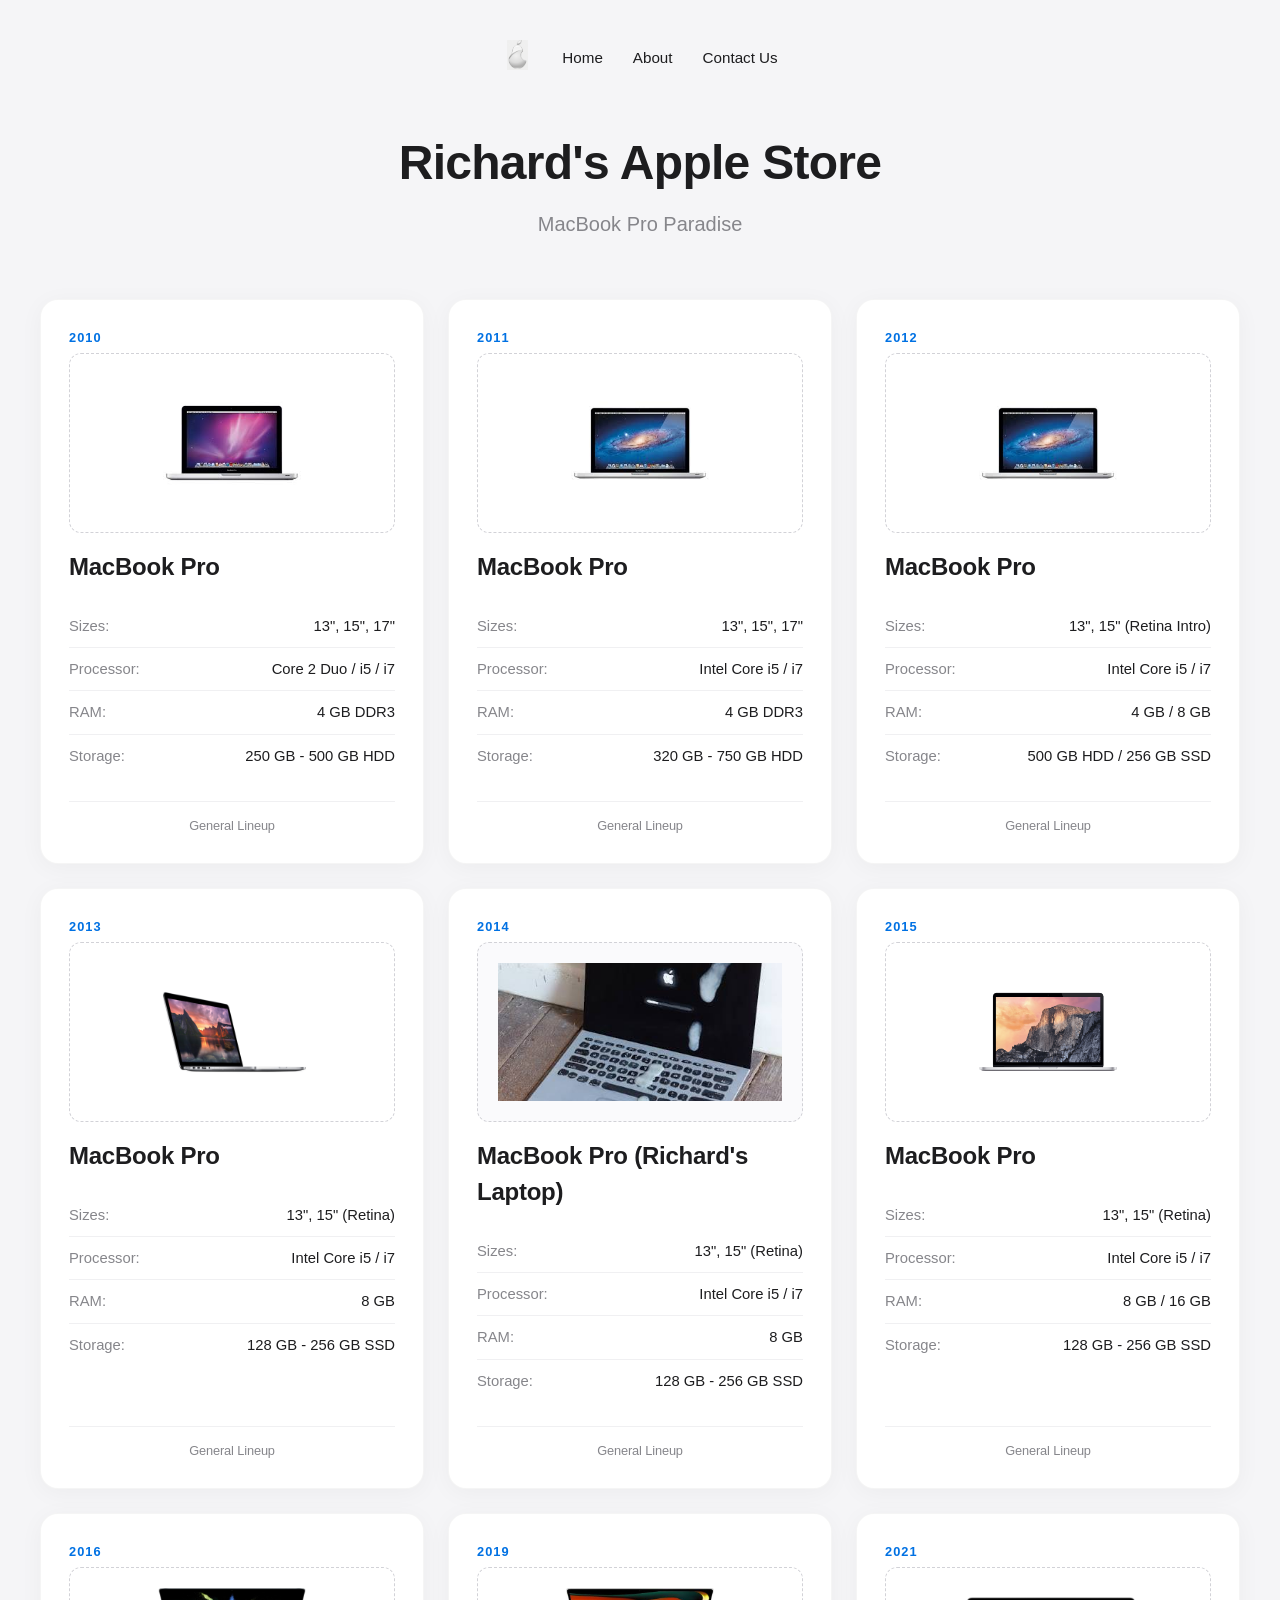
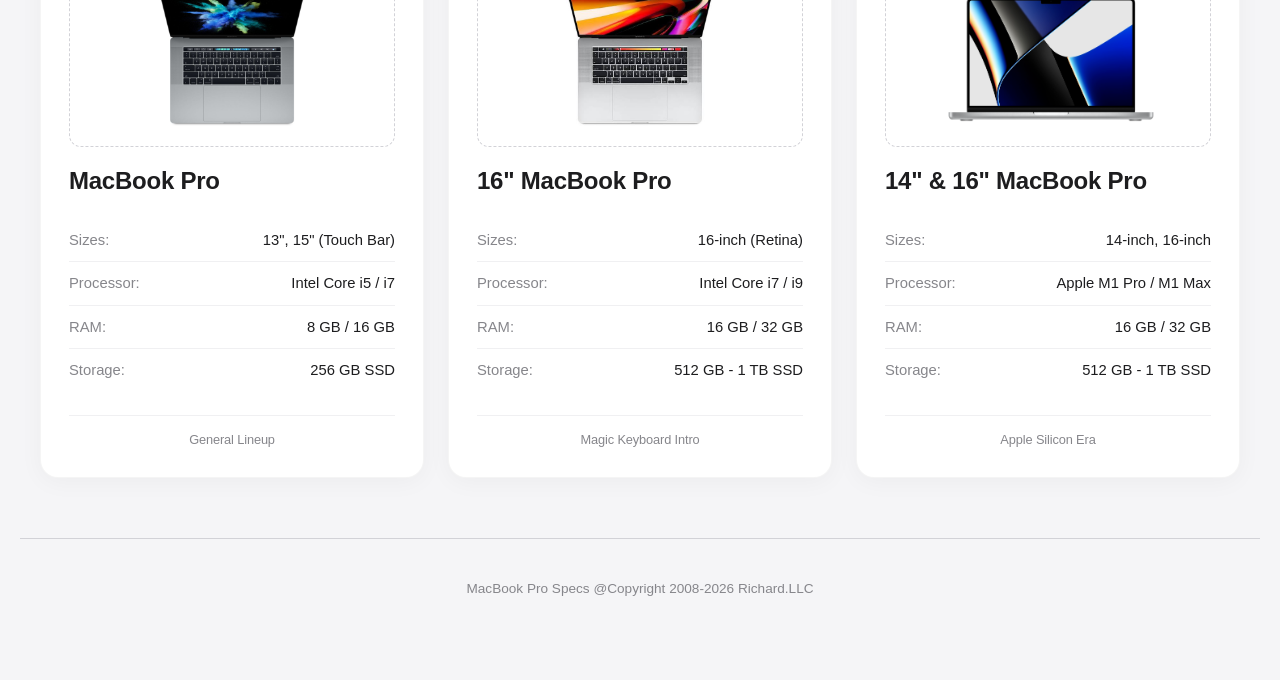
<file: index.html>
<!DOCTYPE html>
<html lang="en">
<head>
    <meta charset="UTF-8">
    <meta name="viewport" content="width=device-width, initial-scale=1.0">
    <title>Richard's Apple Store</title>
    <link rel="stylesheet" href="style.css">
    <link rel="stylesheet" href="mediaquery.css">
</head>
<body>

    <div class="navigation">
        <a href="index.html">
            <img src="images/Gemini_Generated_Image_7xhfi17xhfi17xhf.jpg" alt="Richard.LLC" id="appleLogo">
        </a>
        <a href="index.html">Home</a>
        <a href="about.html">About</a>
        <a href="contact.html">Contact Us</a>
    </div>

    <div class="header">
        <h1>Richard's Apple Store</h1>
        <h3>MacBook Pro Paradise</h3>
    </div>

    <div class="grid-container">
        <!-- 2010 -->
        <div class="card">
            <div>
                <div class="model-year">2010</div>
                <img src="images/MacBook Pro 2010.jpeg" alt="2010 MacBook Pro">
                <h2 class="card-title">MacBook Pro</h2>
                <ul class="specs-list">
                    <li><span class="spec-label">Sizes:</span> <span class="spec-value">13", 15", 17"</span></li>
                    <li><span class="spec-label">Processor:</span> <span class="spec-value">Core 2 Duo / i5 / i7</span></li>
                    <li><span class="spec-label">RAM:</span> <span class="spec-value">4 GB DDR3</span></li>
                    <li><span class="spec-label">Storage:</span> <span class="spec-value">250 GB - 500 GB HDD</span></li>
                </ul>
            </div>
            <div class="card-footer">General Lineup</div>
        </div>

        <!-- 2011 -->
        <div class="card">
            <div>
                <div class="model-year">2011</div>
                <img src="images/MacBook Pro 2011.jpeg" alt="2011 MacBook Pro">
                <h2 class="card-title">MacBook Pro</h2>
                <ul class="specs-list">
                    <li><span class="spec-label">Sizes:</span> <span class="spec-value">13", 15", 17"</span></li>
                    <li><span class="spec-label">Processor:</span> <span class="spec-value">Intel Core i5 / i7</span></li>
                    <li><span class="spec-label">RAM:</span> <span class="spec-value">4 GB DDR3</span></li>
                    <li><span class="spec-label">Storage:</span> <span class="spec-value">320 GB - 750 GB HDD</span></li>
                </ul>
            </div>
            <div class="card-footer">General Lineup</div>
        </div>

        <!-- 2012 -->
        <div class="card">
            <div>
                <div class="model-year">2012</div>
                <img src="images/MacBook Pro 2012.jpeg" alt="2012 MacBook Pro">
                <h2 class="card-title">MacBook Pro</h2>
                <ul class="specs-list">
                    <li><span class="spec-label">Sizes:</span> <span class="spec-value">13", 15" (Retina Intro)</span></li>
                    <li><span class="spec-label">Processor:</span> <span class="spec-value">Intel Core i5 / i7</span></li>
                    <li><span class="spec-label">RAM:</span> <span class="spec-value">4 GB / 8 GB</span></li>
                    <li><span class="spec-label">Storage:</span> <span class="spec-value">500 GB HDD / 256 GB SSD</span></li>
                </ul>
            </div>
            <div class="card-footer">General Lineup</div>
        </div>

        <!-- 2013 -->
        <div class="card">
            <div>
                <div class="model-year">2013</div>
                <img src="images/MacBook Pro 2013.png" alt="2013 MacBook Pro">
                <h2 class="card-title">MacBook Pro</h2>
                <ul class="specs-list">
                    <li><span class="spec-label">Sizes:</span> <span class="spec-value">13", 15" (Retina)</span></li>
                    <li><span class="spec-label">Processor:</span> <span class="spec-value">Intel Core i5 / i7</span></li>
                    <li><span class="spec-label">RAM:</span> <span class="spec-value">8 GB</span></li>
                    <li><span class="spec-label">Storage:</span> <span class="spec-value">128 GB - 256 GB SSD</span></li>
                </ul>
            </div>
            <div class="card-footer">General Lineup</div>
        </div>

        <!-- 2014 -->
        <div class="card">
            <div>
                <div class="model-year">2014</div>
                <img src="images/MacBook Pro 2014.jpeg" alt="2014 MacBook Pro" id="jizz">
                <h2 class="card-title">MacBook Pro (Richard's Laptop)</h2>
                <ul class="specs-list">
                    <li><span class="spec-label">Sizes:</span> <span class="spec-value">13", 15" (Retina)</span></li>
                    <li><span class="spec-label">Processor:</span> <span class="spec-value">Intel Core i5 / i7</span></li>
                    <li><span class="spec-label">RAM:</span> <span class="spec-value">8 GB</span></li>
                    <li><span class="spec-label">Storage:</span> <span class="spec-value">128 GB - 256 GB SSD</span></li>
                </ul>
            </div>
            <div class="card-footer">General Lineup</div>
        </div>

        <!-- 2015 -->
        <div class="card">
            <div>
                <div class="model-year">2015</div>
                <img src="images/MacBook Pro 2015.png" alt="2015 MacBook Pro">
                <h2 class="card-title">MacBook Pro</h2>
                <ul class="specs-list">
                    <li><span class="spec-label">Sizes:</span> <span class="spec-value">13", 15" (Retina)</span></li>
                    <li><span class="spec-label">Processor:</span> <span class="spec-value">Intel Core i5 / i7</span></li>
                    <li><span class="spec-label">RAM:</span> <span class="spec-value">8 GB / 16 GB</span></li>
                    <li><span class="spec-label">Storage:</span> <span class="spec-value">128 GB - 256 GB SSD</span></li>
                </ul>
            </div>
            <div class="card-footer">General Lineup</div>
        </div>

        <!-- 2016 -->
        <div class="card">
            <div>
                <div class="model-year">2016</div>
                <img src="images/MacBook Pro 2016.jpeg" alt="2016 MacBook Pro">
                <h2 class="card-title">MacBook Pro</h2>
                <ul class="specs-list">
                    <li><span class="spec-label">Sizes:</span> <span class="spec-value">13", 15" (Touch Bar)</span></li>
                    <li><span class="spec-label">Processor:</span> <span class="spec-value">Intel Core i5 / i7</span></li>
                    <li><span class="spec-label">RAM:</span> <span class="spec-value">8 GB / 16 GB</span></li>
                    <li><span class="spec-label">Storage:</span> <span class="spec-value">256 GB SSD</span></li>
                </ul>
            </div>
            <div class="card-footer">General Lineup</div>
        </div>

        <!-- 2019 -->
        <div class="card">
            <div>
                <div class="model-year">2019</div>
                <img src="images/MacBook Pro 2019.jpeg" alt="2019 16-inch MacBook Pro">
                <h2 class="card-title">16" MacBook Pro</h2>
                <ul class="specs-list">
                    <li><span class="spec-label">Sizes:</span> <span class="spec-value">16-inch (Retina)</span></li>
                    <li><span class="spec-label">Processor:</span> <span class="spec-value">Intel Core i7 / i9</span></li>
                    <li><span class="spec-label">RAM:</span> <span class="spec-value">16 GB / 32 GB</span></li>
                    <li><span class="spec-label">Storage:</span> <span class="spec-value">512 GB - 1 TB SSD</span></li>
                </ul>
            </div>
            <div class="card-footer">Magic Keyboard Intro</div>
        </div>

        <!-- 2021 -->
        <div class="card">
            <div>
                <div class="model-year">2021</div>
                <img src="images/MacBook Pro 2021.png" alt="2021 MacBook Pro">
                <h2 class="card-title">14" & 16" MacBook Pro</h2>
                <ul class="specs-list">
                    <li><span class="spec-label">Sizes:</span> <span class="spec-value">14-inch, 16-inch</span></li>
                    <li><span class="spec-label">Processor:</span> <span class="spec-value">Apple M1 Pro / M1 Max</span></li>
                    <li><span class="spec-label">RAM:</span> <span class="spec-value">16 GB / 32 GB</span></li>
                    <li><span class="spec-label">Storage:</span> <span class="spec-value">512 GB - 1 TB SSD</span></li>
                </ul>
            </div>
            <div class="card-footer">Apple Silicon Era</div>
        </div>

    </div>

    

    
    
</body>

<footer>
    <h1>MacBook Pro Specs @Copyright 2008-2026 Richard.LLC</h1>
</footer>
</html>
</file>
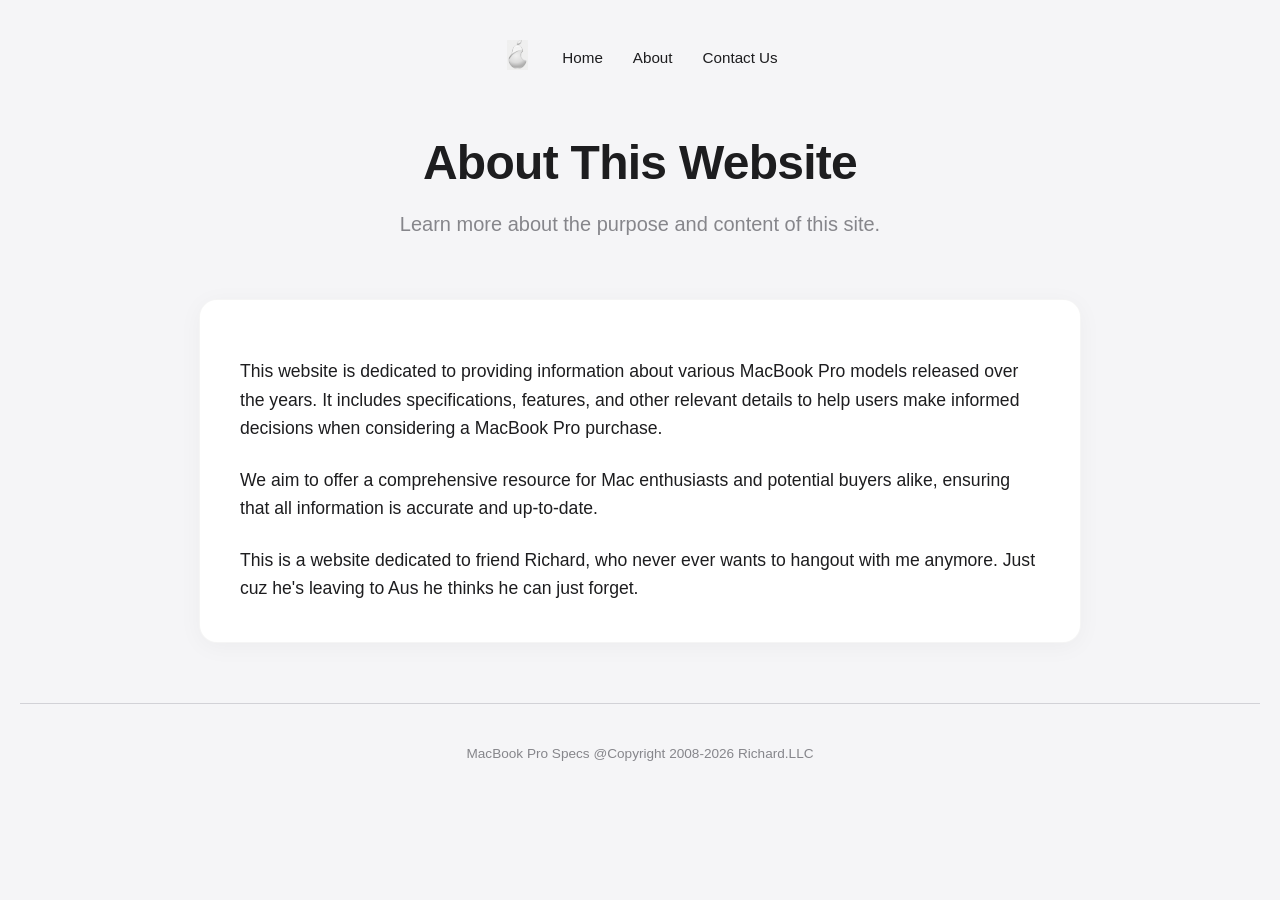
<file: about.html>
<!DOCTYPE html>
<html lang="en">
<head>
    <meta charset="UTF-8">
    <meta name="viewport" content="width=device-width, initial-scale=1.0">
    <title>About</title>
    <link rel="stylesheet" href="style.css">
    <link rel="stylesheet" href="mediaquery.css">
</head>
<body>
    <div class="navigation">
        <a href="index.html">
            <img src="images/Gemini_Generated_Image_7xhfi17xhfi17xhf.jpg" alt="Richard.LLC" id="appleLogo">
        </a>
        <a href="index.html">Home</a>
        <a href="about.html">About</a>
        <a href="contact.html">Contact Us</a>
    </div>

    <div class="header">
        <h1>About This Website</h1>
        <h3>Learn more about the purpose and content of this site.</h3>
    </div>

    <div class="content">
        <p>This website is dedicated to providing information about various MacBook Pro models released over the years. It includes specifications, features, and other relevant details to help users make informed decisions when considering a MacBook Pro purchase.</p>
        <p>We aim to offer a comprehensive resource for Mac enthusiasts and potential buyers alike, ensuring that all information is accurate and up-to-date.</p>
        <p>This is a website dedicated to friend Richard, who never ever wants to hangout with me anymore. Just cuz he's leaving to Aus he thinks he can just forget.</p>
    </div>
    
</body>

<footer>
    <h1>MacBook Pro Specs @Copyright 2008-2026 Richard.LLC</h1>
</footer>

</html>
</file>
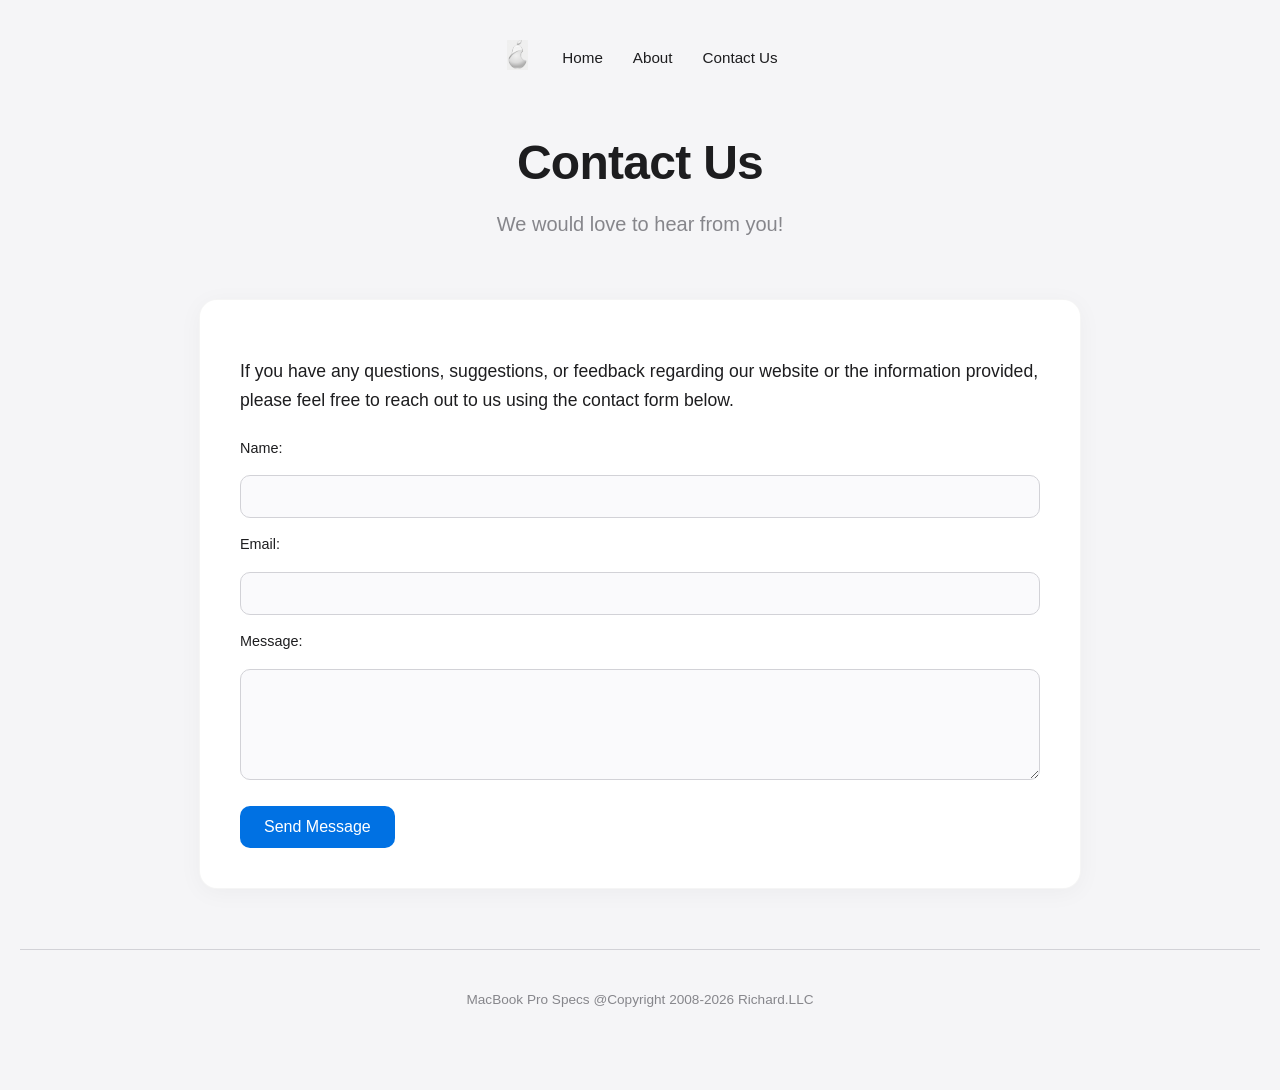
<file: contact.html>
<!DOCTYPE html>
<html lang="en">
<head>
    <meta charset="UTF-8">
    <meta name="viewport" content="width=device-width, initial-scale=1.0">
    <title>Contact</title>
    <link rel="stylesheet" href="style.css">
    <link rel="stylesheet" href="mediaquery.css">
</head>
<body>
    <div class="navigation">
        <a href="index.html">
            <img src="images/Gemini_Generated_Image_7xhfi17xhfi17xhf.jpg" alt="Richard.LLC" id="appleLogo">
        </a>
        <a href="index.html">Home</a>
        <a href="about.html">About</a>
        <a href="contact.html">Contact Us</a>
    </div>

    <div class="header">
        <h1>Contact Us</h1>
        <h3>We would love to hear from you!</h3>
    </div>

    <div class="content">
        <p>If you have any questions, suggestions, or feedback regarding our website or the information provided, please feel free to reach out to us using the contact form below.</p>
        
        <form action="#" method="post" class="contact-form">
            <label for="name">Name:</label>
            <input type="text" id="name" name="name" required>

            <label for="email">Email:</label>
            <input type="email" id="email" name="email" required>

            <label for="message">Message:</label>
            <textarea id="message" name="message" rows="5" required></textarea>

            <button type="submit">Send Message</button>
        </form>
    </div>
    
</body>

<footer>
    <h1>MacBook Pro Specs @Copyright 2008-2026 Richard.LLC</h1>
</footer>

</html>
</file>
<file: style.css>
/* Apple-Inspired Minimalist Stylesheet with Image Support */
:root {
    --bg-color: #f5f5f7;
    --card-bg: #ffffff;
    --text-main: #1d1d1f;
    --text-secondary: #86868b;
    --accent-blue: #0071e3;
    --border-color: #d2d2d7;
}

body {
    font-family: -apple-system, BlinkMacSystemFont, "SF Pro Display", "SF Pro Text", "Segoe UI", Roboto, Helvetica, Arial, sans-serif;
    background-color: var(--bg-color);
    color: var(--text-main);
    margin: 0;
    padding: 40px 20px;
    line-height: 1.5;
    -webkit-font-smoothing: antialiased;
}

/* Navigation Bar */
.navigation {
    display: flex;
    justify-content: center;
    gap: 30px;
    margin-bottom: 50px;
}

.navigation a {
    color: var(--text-main);
    text-decoration: none;
    font-size: 0.95rem;
    font-weight: 400;
    transition: color 0.2s ease;
}

.navigation a:hover {
    color: pink;
    transform: translateY(3px);
}

.navigation #appleLogo {
    width: 30px;
    height: 30px;
    object-fit: contain;
}

/* Header Section */
.header {
    text-align: center;
    margin-bottom: 60px;
}

.header h1 {
    font-size: 3rem;
    font-weight: 600;
    letter-spacing: -0.015em;
    margin: 0 0 10px 0;
}

.header h3 {
    font-size: 1.25rem;
    font-weight: 400;
    color: var(--text-secondary);
    margin: 0;
}

/* Responsive Grid Layout for Cards */
.grid-container {
    display: grid;
    grid-template-columns: repeat(3, 1fr);
    gap: 24px;
    max-width: 1200px;
    margin: 0 auto 60px auto;
}

/* Individual Card Styles */
.card {
    background-color: var(--card-bg);
    border-radius: 18px;
    box-shadow: 0 4px 24px rgba(0, 0, 0, 0.04);
    padding: 28px;
    display: flex;
    flex-direction: column;
    justify-content: space-between;
    border: 1px solid rgba(0, 0, 0, 0.04);
    transition: transform 0.3s ease, box-shadow 0.3s ease;
}

.card:hover {
    transform: translateY(-6px);
    box-shadow: 0 12px 32px rgba(0, 0, 0, 0.08);
}

/* Card Image Styling (Placed above h2) */
.card img {
    width: 100%;
    height: 180px;
    object-fit: contain;
    margin-bottom: 16px;
    display: block;
    
    /* Makes alt text look clean and styled if the image fails to load */
    font-family: inherit;
    font-size: 0.85rem;
    color: var(--text-secondary);
    background-color: white;
    border: 1px dashed var(--border-color);
    border-radius: 12px;
    padding: 20px;
    box-sizing: border-box;
}

.card #jizz {
    width: 100%;
    height: 180px;
    object-fit: cover;
    margin-bottom: 16px;
    display: block;

    font-family: inherit;
    font-size: 0.85rem;
    color: var(--text-secondary);
    background-color: #fafafc;
    border: 1px dashed var(--border-color);
    border-radius: 12px;
    padding: 20px;
    box-sizing: border-box;
}

.model-year {
    font-size: 0.8rem;
    text-transform: uppercase;
    letter-spacing: 0.08em;
    color: var(--accent-blue);
    font-weight: 600;
    margin-bottom: 6px;
}

.card-title {
    font-size: 1.5rem;
    font-weight: 600;
    margin: 0 0 20px 0;
    letter-spacing: -0.01em;
}

/* Specifications List */
.specs-list {
    list-style: none;
    padding: 0;
    margin: 0 0 24px 0;
}

.specs-list li {
    font-size: 0.925rem;
    padding: 10px 0;
    display: flex;
    justify-content: space-between;
    border-bottom: 1px solid #f0f0f2;
}

.specs-list li:last-child {
    border-bottom: none;
}

.spec-label {
    color: var(--text-secondary);
    font-weight: 400;
}

.spec-value {
    color: var(--text-main);
    font-weight: 500;
    text-align: right;
}

/* Card Footer */
.card-footer {
    font-size: 0.8rem;
    color: var(--text-secondary);
    text-align: center;
    border-top: 1px solid #f0f0f2;
    padding-top: 14px;
    letter-spacing: -0.01em;
}

/* Page Footer */
footer {
    text-align: center;
    padding: 40px 20px;
    color: var(--text-secondary);
    border-top: 1px solid var(--border-color);
    max-width: 1200px;
    margin: 0 auto;
}

footer h1 {
    font-size: 0.85rem;
    font-weight: 400;
    margin: 0;
}

/* About Page Content Styling */
.content {
    max-width: 800px;
    margin: 0 auto 60px auto;
    background-color: var(--card-bg);
    border-radius: 18px;
    box-shadow: 0 4px 24px rgba(0, 0, 0, 0.04);
    padding: 40px;
    border: 1px solid rgba(0, 0, 0, 0.04);
}

.content p {
    font-size: 1.1rem;
    color: var(--text-main);
    line-height: 1.6;
    margin-bottom: 24px;
}

.content p:last-child {
    margin-bottom: 0;
}

/* Navigation Logo Styling (#appleLogo) */
#appleLogo {
    height: 24px;
    width: auto;
    object-fit: contain;
    cursor: pointer;
    transition: opacity 0.2s ease;
}

#appleLogo:hover {
    opacity: 0.7;
}

/* Align navigation items vertically */
.navigation {
    align-items: center;
}

/* Contact Form Layout & Inputs */
.contact-form {
    display: flex;
    flex-direction: column;
    gap: 16px;
    margin-top: 24px;
}

.contact-form label {
    font-size: 0.9rem;
    font-weight: 500;
    color: var(--text-main);
}

.contact-form input,
.contact-form textarea {
    width: 100%;
    padding: 12px 16px;
    border: 1px solid var(--border-color);
    border-radius: 10px;
    background-color: #fafafc;
    font-family: inherit;
    font-size: 0.95rem;
    color: var(--text-main);
    box-sizing: border-box;
    transition: border-color 0.2s ease, box-shadow 0.2s ease, background-color 0.2s ease;
}

.contact-form input:focus,
.contact-form textarea:focus {
    outline: none;
    border-color: var(--accent-blue);
    box-shadow: 0 0 0 3px rgba(0, 113, 227, 0.15);
    background-color: #ffffff;
}

/* Submit Button */
.contact-form button {
    background-color: var(--accent-blue);
    color: white;
    border: none;
    border-radius: 10px;
    padding: 12px 24px;
    font-size: 1rem;
    font-weight: 500;
    cursor: pointer;
    transition: background-color 0.2s ease, transform 0.1s ease;
    margin-top: 10px;
    align-self: flex-start;
}

.contact-form button:hover {
    background-color: #0077ed;
}

.contact-form button:active {
    transform: scale(0.98);
}
</file>
<file: mediaquery.css>
/* Tablet View (Screens 768px wide and down) */
@media screen and (max-width: 768px) {
    body {
        padding: 20px 15px;
    }

    /* Change grid from 3 columns to 2 columns on tablets */
    .grid-container {
        grid-template-columns: repeat(2, 1fr);
        gap: 16px;
    }

    .header h1 {
        font-size: 2.25rem;
    }

    .header h3 {
        font-size: 1.1rem;
    }
}

/* Mobile View (Screens 480px wide and down) */
@media screen and (max-width: 480px) {
    /* Stack navigation items vertically or space them nicely */
    .navigation {
        flex-wrap: wrap;
        gap: 15px;
        margin-bottom: 30px;
    }

    /* Collapse grid to a single column on phones */
    .grid-container {
        grid-template-columns: 1fr;
        gap: 16px;
    }

    .header h1 {
        font-size: 1.8rem;
    }

    /* Reduce card padding slightly for smaller screens */
    .card {
        padding: 20px;
    }

    /* Adjust about page & contact form container padding */
    .content {
        padding: 24px 20px;
    }

    .contact-form button {
        width: 100%; /* Make submit button full-width on mobile for easier tapping */
        align-self: stretch;
    }
}
</file>
